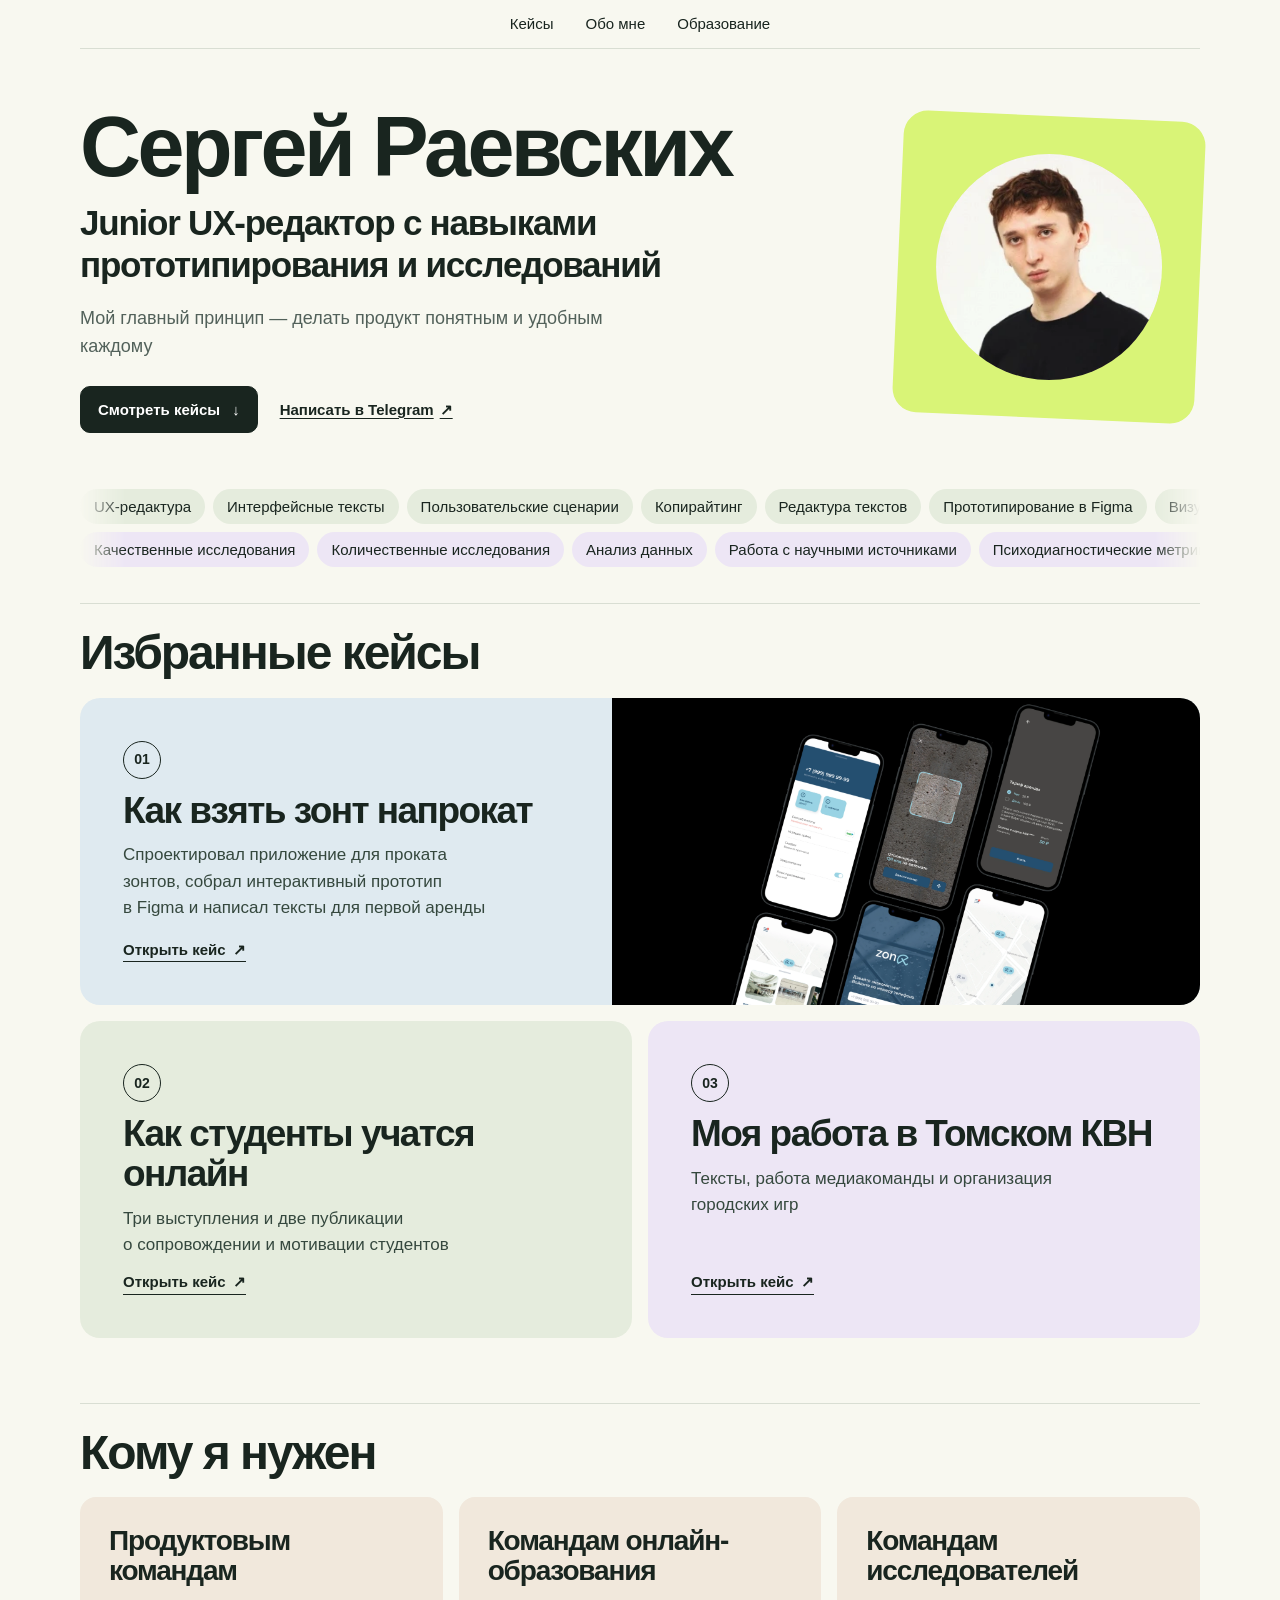
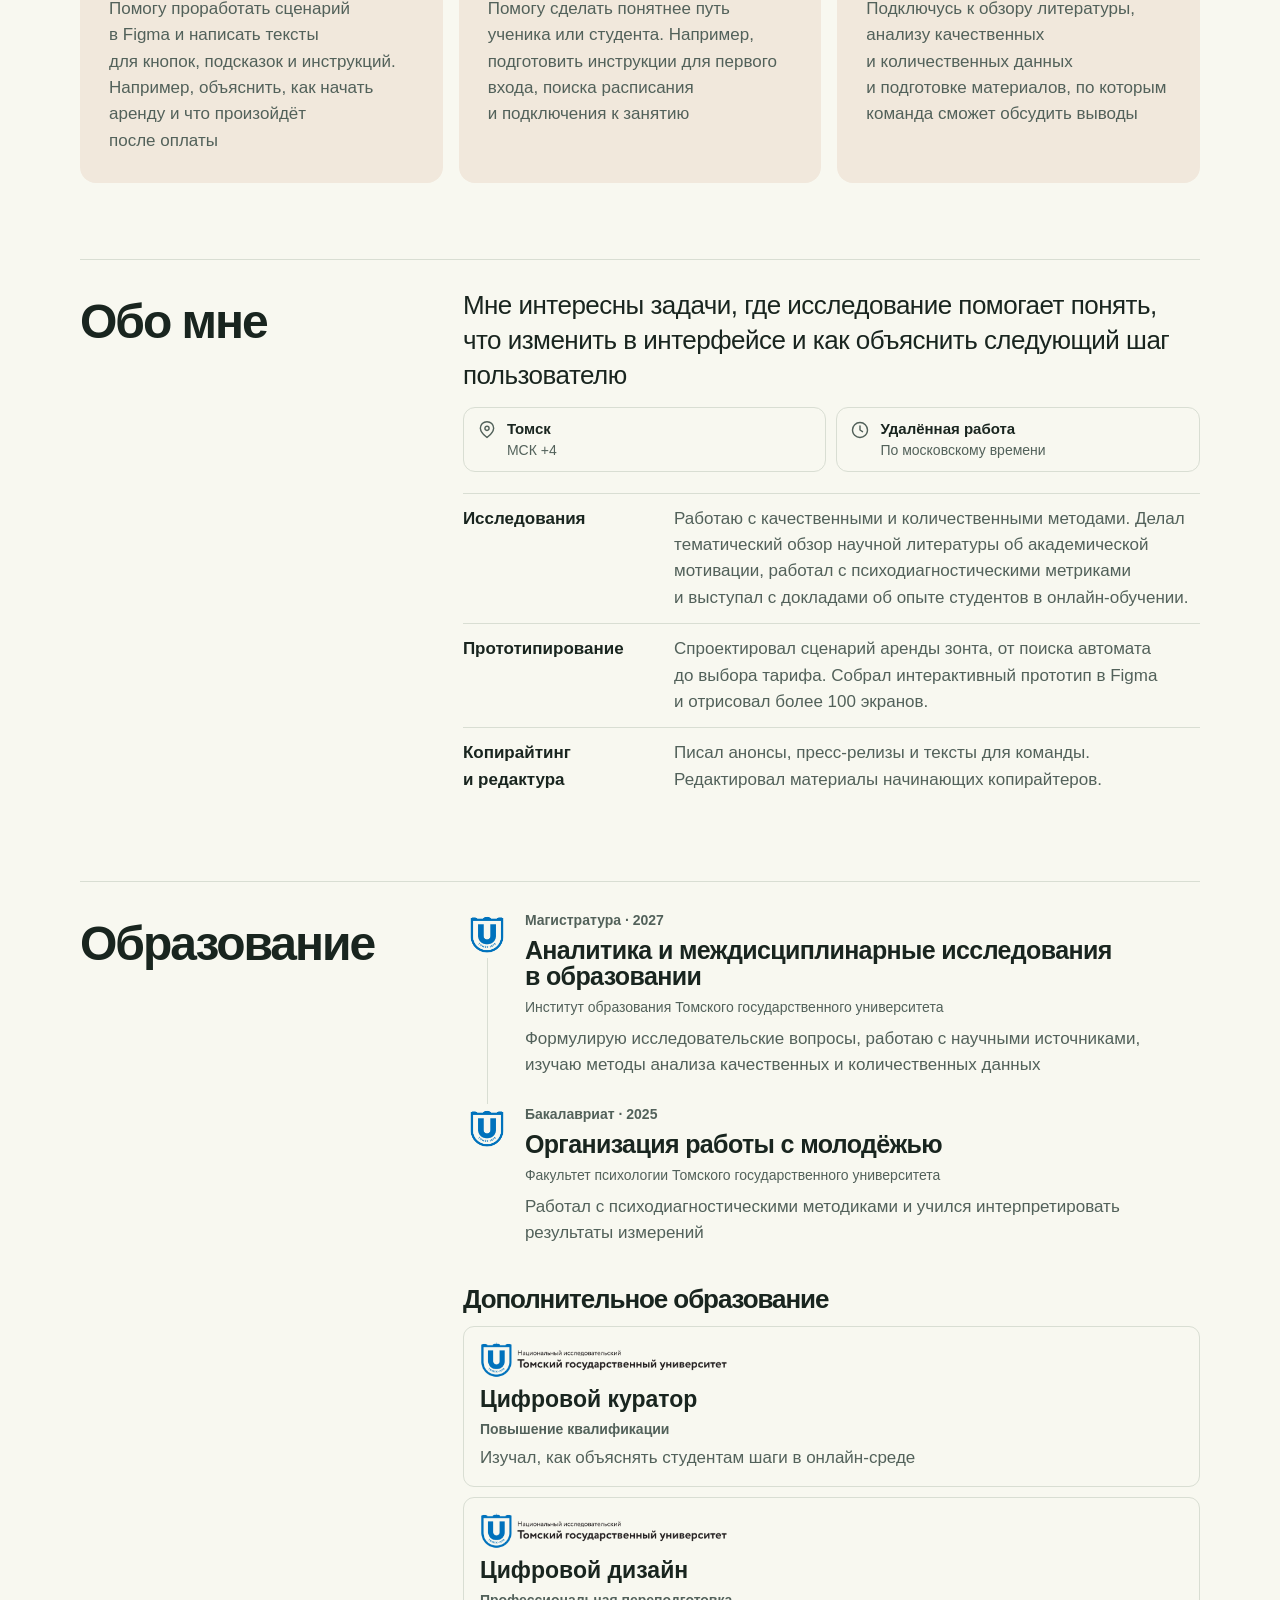
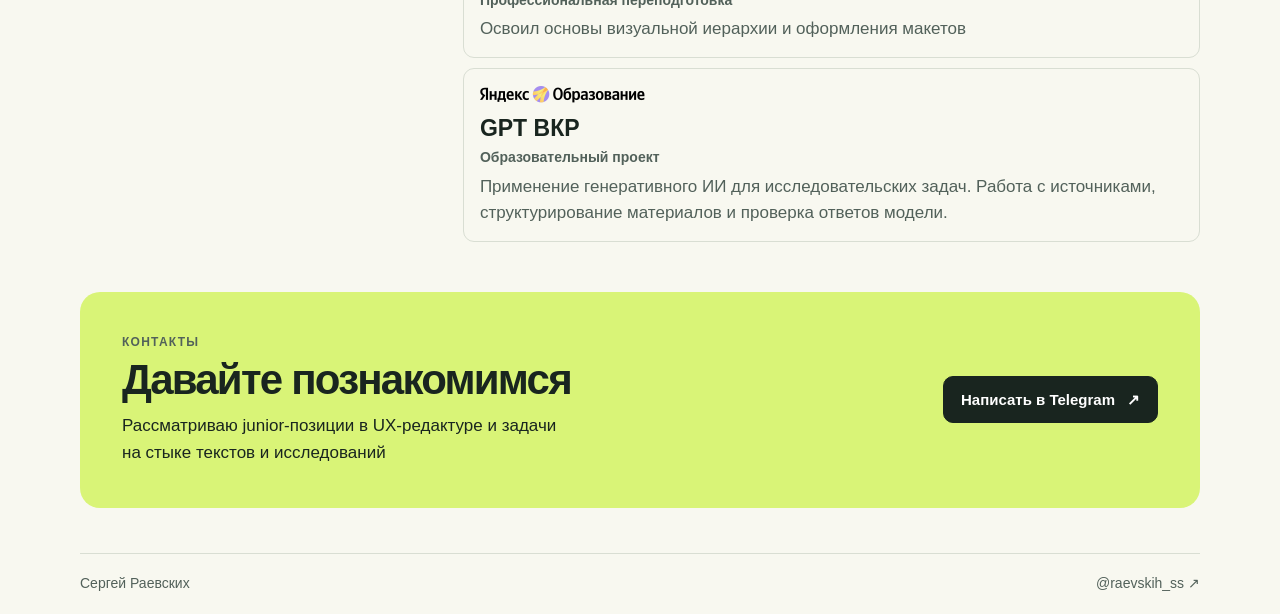
<file: index.html>
<!doctype html>
<html lang="ru">
<head>
  <meta charset="utf-8">
  <meta name="viewport" content="width=device-width, initial-scale=1">
  <meta name="robots" content="noindex, nofollow">
  <meta name="description" content="Портфолио Сергея Раевских. UX-редактура, исследования онлайн-образования и прототипирование в Figma.">
  <title>Сергей Раевских · UX-редактура и&nbsp;исследования</title>
  <link rel="icon" href="assets/icon.svg" type="image/svg+xml">
  <link rel="stylesheet" href="assets/site.css">
  <script defer src="assets/skills.js"></script>
</head>
<body>
  <a class="skip" href="#main">К&nbsp;содержанию</a>
  <header class="wrap home-header">
    <nav class="home-menu" aria-label="Навигация по портфолио">
      <a href="#cases">Кейсы</a>
      <a href="#about">Обо&nbsp;мне</a>
      <a href="#education">Образование</a>
    </nav>
  </header>
  <main id="main" class="wrap">
  <section class="hero" aria-labelledby="intro">
    <div class="hero-copy">
      <h1 id="intro">Сергей Раевских</h1>
      <p class="hero-role">Junior UX-редактор с&nbsp;навыками прототипирования и&nbsp;исследований</p>
      <p class="intro">Мой главный принцип — делать продукт понятным и&nbsp;удобным каждому</p>
      <div class="actions">
        <a class="button" href="#cases">Смотреть кейсы <span aria-hidden="true">↓</span></a>
        <a class="text-link" href="https://t.me/raevskih_ss">Написать в&nbsp;Telegram <span aria-hidden="true">↗</span></a>
      </div>
    </div>
    <div class="portrait">
      <img src="assets/sergey.webp" width="259" height="259" alt="Портрет Сергея Раевских">
    </div>
  </section>
  <section class="skills-ribbon" tabindex="0" aria-label="Профессиональные навыки" aria-description="Удерживайте плашку, чтобы приостановить движение. При навигации с клавиатуры лента останавливается в фокусе.">
    <div class="skill-bands">
      <div class="skill-band">
        <div class="skill-track">
          <ul class="skill-pills" role="list"><li>UX-редактура</li><li>Интерфейсные тексты</li><li>Пользовательские сценарии</li><li>Копирайтинг</li><li>Редактура текстов</li><li>Прототипирование в&nbsp;Figma</li><li>Визуальная иерархия</li><li>Навигация и&nbsp;инструкции</li><li>Контент-планы</li></ul>
          <ul class="skill-pills" aria-hidden="true"><li>UX-редактура</li><li>Интерфейсные тексты</li><li>Пользовательские сценарии</li><li>Копирайтинг</li><li>Редактура текстов</li><li>Прототипирование в&nbsp;Figma</li><li>Визуальная иерархия</li><li>Навигация и&nbsp;инструкции</li><li>Контент-планы</li></ul>
        </div>
      </div>
      <div class="skill-band">
        <div class="skill-track">
          <ul class="skill-pills" role="list"><li>Качественные исследования</li><li>Количественные исследования</li><li>Анализ данных</li><li>Работа с&nbsp;научными источниками</li><li>Психодиагностические метрики</li><li>Тематический обзор</li><li>ИИ в&nbsp;исследованиях</li><li>Презентация результатов</li></ul>
          <ul class="skill-pills" aria-hidden="true"><li>Качественные исследования</li><li>Количественные исследования</li><li>Анализ данных</li><li>Работа с&nbsp;научными источниками</li><li>Психодиагностические метрики</li><li>Тематический обзор</li><li>ИИ в&nbsp;исследованиях</li><li>Презентация результатов</li></ul>
        </div>
      </div>
    </div>
  </section>
  <section id="cases" class="projects" aria-labelledby="work-title">
    <div class="section-heading"><h2 id="work-title">Избранные кейсы</h2></div>
    <a class="project featured" href="zont.html">
      <div class="project-copy">
        <span class="case-number" aria-hidden="true">01</span>
        <h3>Как взять зонт напрокат</h3>
        <p>Спроектировал приложение для&nbsp;проката зонтов, собрал интерактивный прототип в&nbsp;Figma и&nbsp;написал тексты для&nbsp;первой аренды</p>
        <span class="read">Открыть кейс <span aria-hidden="true">↗</span></span>
      </div>
      <div class="project-media"><img src="assets/zont.webp" width="2560" height="1974" alt="Экраны zont с картой, сканером QR-кода и тарифами"></div>
    </a>
    <div class="project-grid">
      <a class="project compact sage" href="online.html">
        <div class="project-copy">
          <span class="case-number" aria-hidden="true">02</span>
          <h3>Как студенты учатся онлайн</h3>
          <p>Три выступления и&nbsp;две публикации о&nbsp;сопровождении и&nbsp;мотивации студентов</p>
          <span class="read">Открыть кейс <span aria-hidden="true">↗</span></span>
        </div>
      </a>
      <a class="project compact lilac" href="kvn.html">
        <div class="project-copy">
          <span class="case-number" aria-hidden="true">03</span>
          <h3>Моя работа в&nbsp;Томском КВН</h3>
          <p>Тексты, работа медиакоманды и&nbsp;организация городских игр</p>
          <span class="read">Открыть кейс <span aria-hidden="true">↗</span></span>
        </div>
      </a>
    </div>
  </section>
  <section id="audience" class="audience" aria-labelledby="audience-title">
    <div class="section-heading"><h2 id="audience-title">Кому я нужен</h2></div>
    <div class="audience-grid">
      <article>
        <h3>Продуктовым командам</h3>
        <p>Помогу проработать сценарий в&nbsp;Figma и&nbsp;написать тексты для&nbsp;кнопок, подсказок и&nbsp;инструкций. Например, объяснить, как начать аренду и&nbsp;что произойдёт после&nbsp;оплаты</p>
      </article>
      <article>
        <h3>Командам онлайн-образования</h3>
        <p>Помогу сделать понятнее путь ученика или&nbsp;студента. Например, подготовить инструкции для&nbsp;первого входа, поиска расписания и&nbsp;подключения к&nbsp;занятию</p>
      </article>
      <article>
        <h3>Командам исследователей</h3>
        <p>Подключусь к&nbsp;обзору литературы, анализу качественных и&nbsp;количественных данных и&nbsp;подготовке материалов, по&nbsp;которым команда сможет обсудить выводы</p>
      </article>
    </div>
  </section>
  <section id="about" class="about" aria-labelledby="about-title">
    <h2 id="about-title">Обо&nbsp;мне</h2>
    <div>
      <p class="about-lead">Мне интересны задачи, где исследование помогает понять, что изменить в&nbsp;интерфейсе и&nbsp;как объяснить следующий шаг пользователю</p>
      <ul class="about-facts" role="list">
        <li>
          <svg width="20" height="20" viewBox="0 0 24 24" fill="none" stroke="currentColor" stroke-width="1.7" stroke-linecap="round" stroke-linejoin="round" aria-hidden="true">
            <path d="M20 10c0 5-8 11-8 11S4 15 4 10a8 8 0 1 1 16 0Z"/>
            <circle cx="12" cy="10" r="2.5"/>
          </svg>
          <div><strong>Томск</strong><span>МСК&nbsp;+4</span></div>
        </li>
        <li>
          <svg width="20" height="20" viewBox="0 0 24 24" fill="none" stroke="currentColor" stroke-width="1.7" stroke-linecap="round" stroke-linejoin="round" aria-hidden="true">
            <circle cx="12" cy="12" r="9"/>
            <path d="M12 7v5l3 2"/>
          </svg>
          <div><strong>Удалённая работа</strong><span>По&nbsp;московскому времени</span></div>
        </li>
      </ul>
      <dl class="experience">
        <div><dt>Исследования</dt><dd>Работаю с&nbsp;качественными и&nbsp;количественными методами. Делал тематический обзор научной литературы об&nbsp;академической мотивации, работал с&nbsp;психодиагностическими метриками и&nbsp;выступал с&nbsp;докладами об&nbsp;опыте студентов в&nbsp;онлайн-обучении.</dd></div>
        <div><dt>Прототипирование</dt><dd>Спроектировал сценарий аренды зонта, от&nbsp;поиска автомата до&nbsp;выбора тарифа. Собрал интерактивный прототип в&nbsp;Figma и&nbsp;отрисовал более 100 экранов.</dd></div>
        <div><dt>Копирайтинг и&nbsp;редактура</dt><dd>Писал анонсы, пресс-релизы и&nbsp;тексты для&nbsp;команды. Редактировал материалы начинающих копирайтеров.</dd></div>
      </dl>
    </div>
  </section>
  <section id="education" class="about education" aria-labelledby="education-title">
    <h2 id="education-title">Образование</h2>
    <ol class="education-timeline" role="list">
      <li>
        <img class="education-logo" src="assets/tsu-mark.png" width="337" height="372" loading="lazy" alt="">
        <div>
          <p class="education-meta">Магистратура · <time datetime="2027">2027</time></p>
          <h3>Аналитика и&nbsp;междисциплинарные исследования в&nbsp;образовании</h3>
          <p class="education-institution">Институт образования Томского государственного университета</p>
          <p>Формулирую исследовательские вопросы, работаю с&nbsp;научными источниками, изучаю методы анализа качественных и&nbsp;количественных данных</p>
        </div>
      </li>
      <li>
        <img class="education-logo" src="assets/tsu-mark.png" width="337" height="372" loading="lazy" alt="">
        <div>
          <p class="education-meta">Бакалавриат · 2025</p>
          <h3>Организация работы с&nbsp;молодёжью</h3>
          <p class="education-institution">Факультет психологии Томского государственного университета</p>
          <p>Работал с&nbsp;психодиагностическими методиками и&nbsp;учился интерпретировать результаты измерений</p>
        </div>
      </li>
    </ol>
    <section class="education-extra" aria-labelledby="education-extra-title">
      <h3 id="education-extra-title">Дополнительное образование</h3>
      <ul class="education-courses" role="list">
        <li class="education-course">
          <div class="course-provider">
            <img class="education-wordmark tsu-wordmark" src="assets/tsu-wordmark.png" width="788" height="118" loading="lazy" alt="Томский государственный университет">
          </div>
          <h4>Цифровой куратор</h4>
          <p class="education-meta course-level">Повышение квалификации</p>
          <p>Изучал, как объяснять студентам шаги в&nbsp;онлайн-среде</p>
        </li>
        <li class="education-course">
          <div class="course-provider">
            <img class="education-wordmark tsu-wordmark" src="assets/tsu-wordmark.png" width="788" height="118" loading="lazy" alt="Томский государственный университет">
          </div>
          <h4>Цифровой дизайн</h4>
          <p class="education-meta course-level">Профессиональная переподготовка</p>
          <p>Освоил основы визуальной иерархии и&nbsp;оформления макетов</p>
        </li>
        <li class="education-course">
          <div class="course-provider">
            <img class="education-wordmark" src="assets/yandex-education.png" width="330" height="34" loading="lazy" alt="Яндекс Образование">
          </div>
          <h4>GPT ВКР</h4>
          <p class="education-meta course-level">Образовательный проект</p>
          <p>Применение генеративного ИИ для&nbsp;исследовательских задач. Работа с&nbsp;источниками, структурирование материалов и&nbsp;проверка ответов модели.</p>
        </li>
      </ul>
    </section>
  </section>
  <section class="contact" aria-labelledby="contact-title">
    <div><p class="eyebrow">Контакты</p><h2 id="contact-title">Давайте познакомимся</h2><p>Рассматриваю junior-позиции в&nbsp;UX-редактуре и&nbsp;задачи на&nbsp;стыке текстов и&nbsp;исследований</p></div>
    <a class="button" href="https://t.me/raevskih_ss">Написать в&nbsp;Telegram <span aria-hidden="true">↗</span></a>
  </section>
</main>
  <footer class="wrap site-foot"><span>Сергей Раевских</span><a href="https://t.me/raevskih_ss">@raevskih_ss <span aria-hidden="true">↗</span></a></footer>
</body>
</html>
</file>
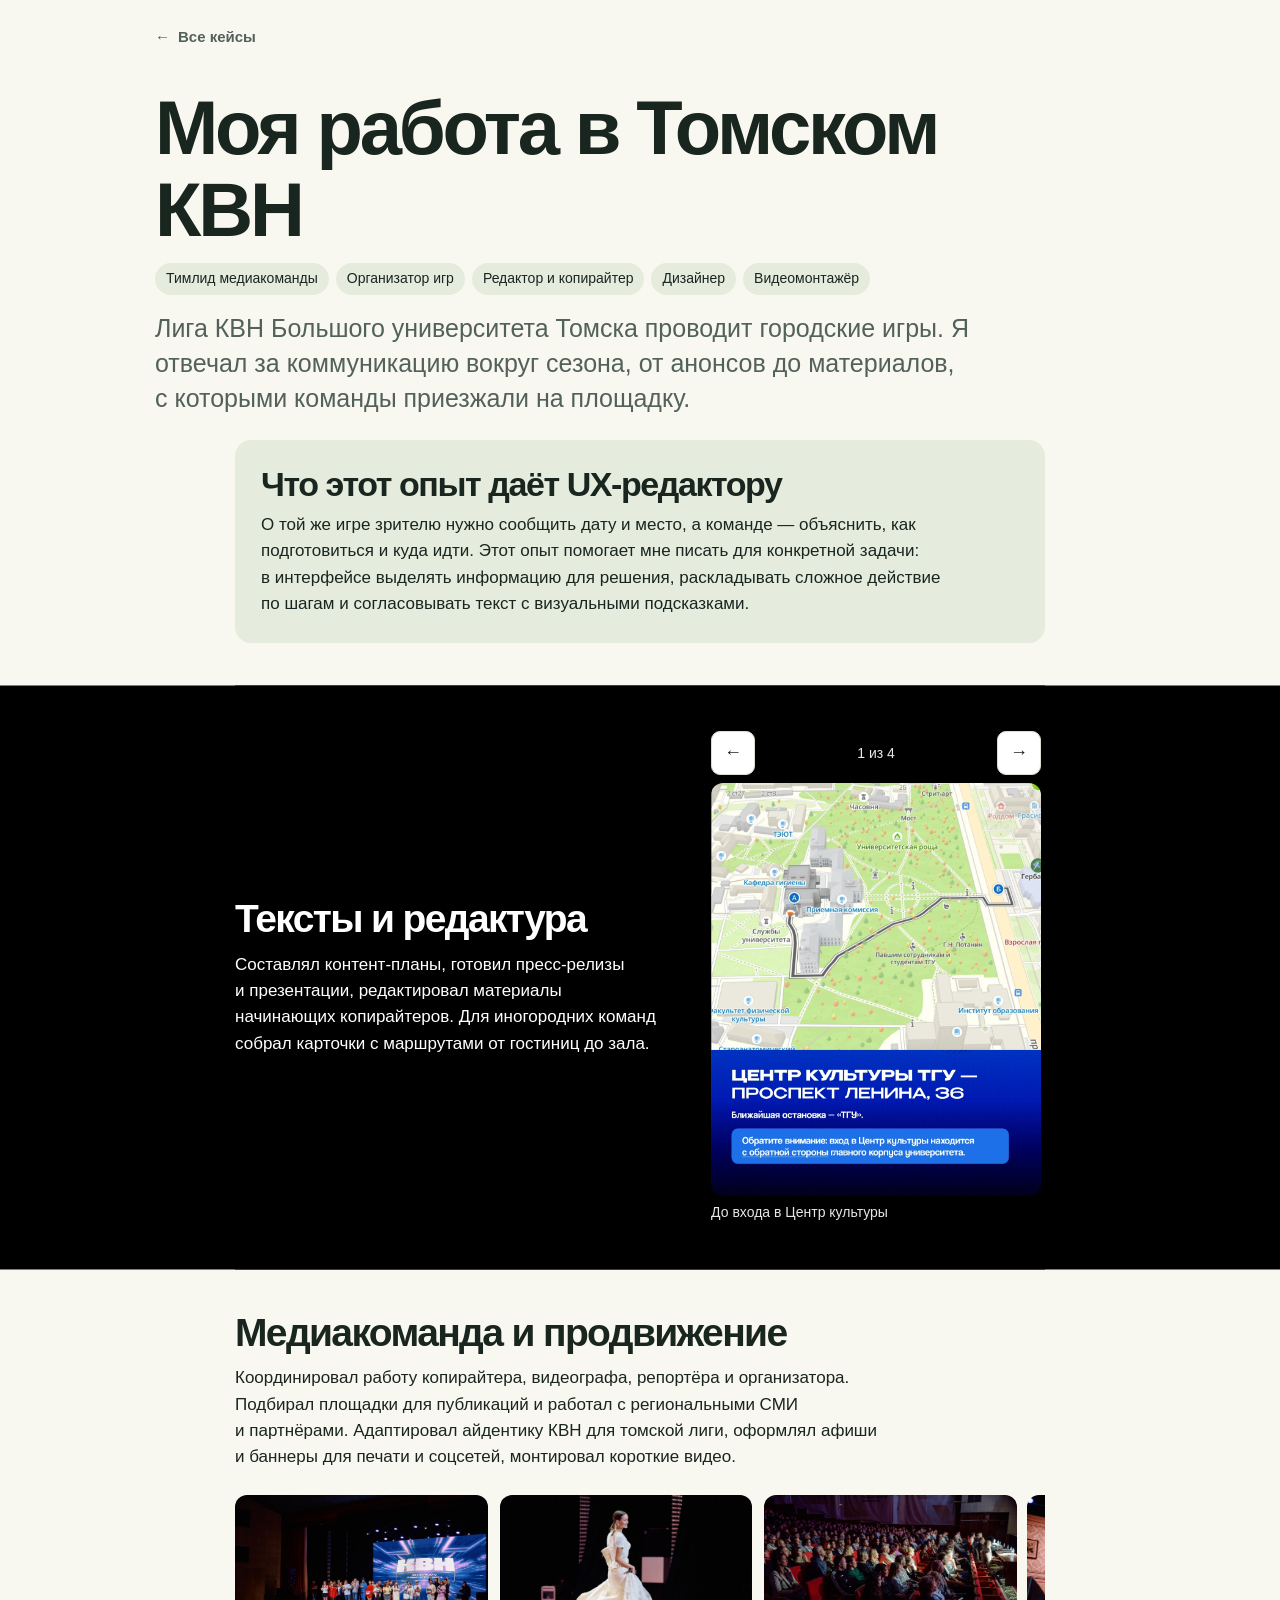
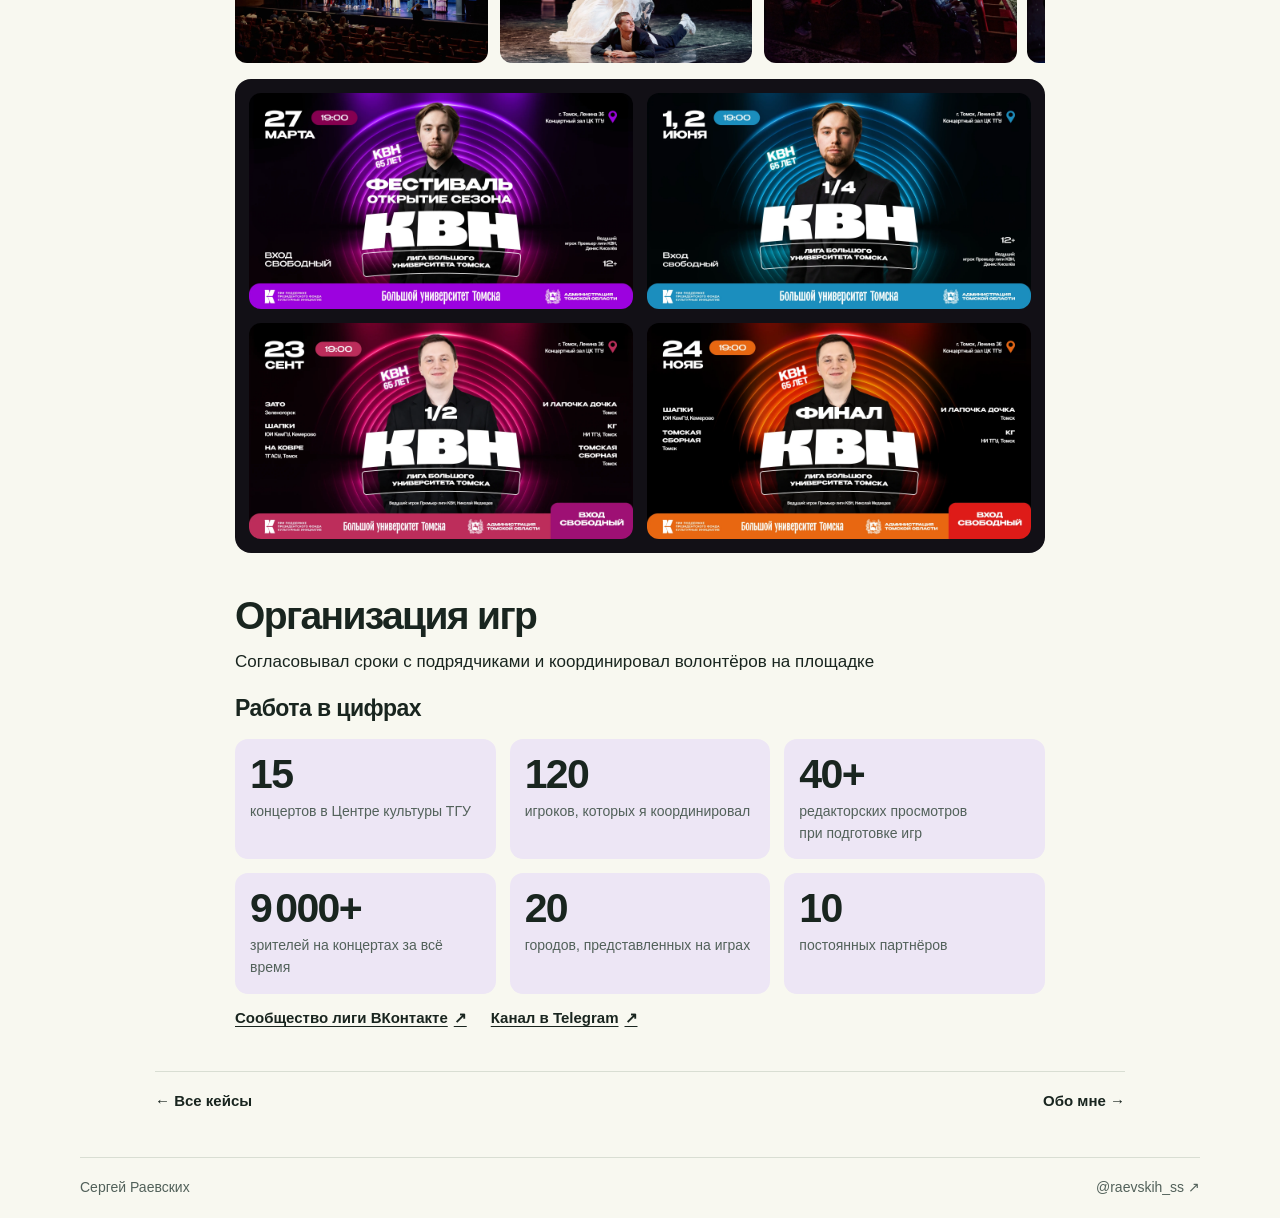
<file: kvn.html>
<!doctype html>
<html lang="ru">
<head>
  <meta charset="utf-8">
  <meta name="viewport" content="width=device-width, initial-scale=1">
  <meta name="robots" content="noindex, nofollow">
  <meta name="description" content="Работа Сергея Раевских в Томском КВН: тексты, руководство медиакомандой и организация игр.">
  <title>Моя работа в&nbsp;Томском КВН · Сергей Раевских</title>
  <link rel="icon" href="assets/icon.svg" type="image/svg+xml">
  <link rel="stylesheet" href="assets/site.css">
  <script defer src="assets/guide-carousel.js"></script>
</head>
<body>
  <a class="skip" href="#main">К&nbsp;содержанию</a>
  <main class="wrap case" id="main">
  <a class="back" href="./#cases"><span aria-hidden="true">←</span> Все кейсы</a>
  <header class="case-title">
    <h1>Моя работа в&nbsp;Томском КВН</h1>
    <ul class="case-roles" role="list" aria-label="Мои роли в проекте">
      <li>Тимлид медиакоманды</li>
      <li>Организатор игр</li>
      <li>Редактор и&nbsp;копирайтер</li>
      <li>Дизайнер</li>
      <li>Видеомонтажёр</li>
    </ul>
    <p class="lede">Лига КВН Большого университета Томска проводит городские игры. Я отвечал за&nbsp;коммуникацию вокруг сезона, от&nbsp;анонсов до&nbsp;материалов, с&nbsp;которыми команды приезжали на&nbsp;площадку.</p>
  </header>
  <section class="research-note case-ux" aria-labelledby="kvn-ux-title">
    <h2 id="kvn-ux-title">Что этот опыт даёт UX-редактору</h2>
    <p>О&nbsp;той&nbsp;же игре зрителю нужно сообщить дату и&nbsp;место, а&nbsp;команде — объяснить, как подготовиться и&nbsp;куда идти. Этот опыт помогает мне писать для&nbsp;конкретной задачи: в&nbsp;интерфейсе выделять информацию для&nbsp;решения, раскладывать сложное действие по&nbsp;шагам и&nbsp;согласовывать текст с&nbsp;визуальными подсказками.</p>
  </section>
  <div class="case-body">
    <section class="case-showcase" aria-labelledby="kvn-guides-title">
      <div class="showcase-copy">
        <h2 id="kvn-guides-title">Тексты и&nbsp;редактура</h2>
        <p>Составлял контент-планы, готовил пресс-релизы и&nbsp;презентации, редактировал материалы начинающих копирайтеров. Для&nbsp;иногородних команд собрал карточки с&nbsp;маршрутами от&nbsp;гостиниц до&nbsp;зала.</p>
      </div>
      <div class="guide-cards" data-carousel role="region" aria-label="Навигационные карточки">
        <div class="carousel-controls" hidden>
          <button type="button" data-carousel-step="-1" aria-label="Предыдущая карточка" aria-controls="guide-track">←</button>
          <span data-carousel-count aria-live="polite" aria-atomic="true"></span>
          <button type="button" data-carousel-step="1" aria-label="Следующая карточка" aria-controls="guide-track">→</button>
        </div>
        <div class="carousel-track" id="guide-track">
          <figure>
            <a href="assets/kvn-guide-1.webp"><img src="assets/kvn-guide-1.webp" width="1080" height="1350" loading="lazy" alt="Карта с маршрутом от остановки «ТГУ» до входа с обратной стороны главного корпуса."></a>
            <figcaption>До&nbsp;входа в&nbsp;Центр культуры</figcaption>
          </figure>
          <figure>
            <a href="assets/kvn-guide-2.webp"><img src="assets/kvn-guide-2.webp" width="1080" height="1350" loading="lazy" alt="Варианты маршрутов до Центра культуры ТГУ от гостиниц, общежитий и профилактория."></a>
            <figcaption>От&nbsp;мест размещения</figcaption>
          </figure>
          <figure>
            <a href="assets/kvn-guide-3.webp"><img src="assets/kvn-guide-3.webp" width="1080" height="1350" loading="lazy" alt="Четыре фотографии с ориентирами от входа до коридора внутри здания."></a>
            <figcaption>Маршрут внутри здания</figcaption>
          </figure>
          <figure>
            <a href="assets/kvn-guide-4.webp"><img src="assets/kvn-guide-4.webp" width="1080" height="1350" loading="lazy" alt="Кафе и столовые рядом с Центром культуры ТГУ и подсказка, когда там бывает очередь."></a>
            <figcaption>Где поесть рядом</figcaption>
          </figure>
        </div>
      </div>
    </section>
    <section>
      <h2>Медиакоманда и&nbsp;продвижение</h2>
      <p>Координировал работу копирайтера, видеографа, репортёра и&nbsp;организатора. Подбирал площадки для&nbsp;публикаций и&nbsp;работал с&nbsp;региональными СМИ и&nbsp;партнёрами. Адаптировал айдентику КВН для&nbsp;томской лиги, оформлял афиши и&nbsp;баннеры для&nbsp;печати и&nbsp;соцсетей, монтировал короткие видео.</p>
      <div class="photo-carousel" id="kvn-photos-title">
        <div class="carousel-track" id="kvn-photo-track" role="region" aria-label="Фотографии с игр" tabindex="0">
          <div class="photo-slide">
            <a href="assets/kvn-photo-1.webp"><img src="assets/kvn-photo-1.webp" width="2560" height="1709" loading="lazy" alt="Участники Томского КВН на сцене перед экраном с логотипом лиги."></a>
            <a href="assets/kvn-photo-2.webp"><img src="assets/kvn-photo-2.webp" width="2560" height="1709" loading="lazy" alt="Два участника разыгрывают номер на сцене."></a>
            <a href="assets/kvn-photo-3.webp"><img src="assets/kvn-photo-3.webp" width="2560" height="1709" loading="lazy" alt="Зрители и жюри в зале во время игры."></a>
          </div>
          <div class="photo-slide">
            <a href="assets/kvn-photo-4.webp"><img src="assets/kvn-photo-4.webp" width="2560" height="1709" loading="lazy" alt="Участники в исторических костюмах выступают на сцене."></a>
            <a href="assets/kvn-photo-5.webp"><img src="assets/kvn-photo-5.webp" width="2560" height="1709" loading="lazy" alt="Команда разыгрывает номер «Раскладушка» на сцене."></a>
            <a href="assets/kvn-photo-6.webp"><img src="assets/kvn-photo-6.webp" width="2560" height="1709" loading="lazy" alt="Выступление команды Томского КВН, вид из зрительного зала."></a>
          </div>
        </div>
      </div>
      <div class="poster-collage" id="kvn-posters-title" role="group" aria-label="Афиши сезона">
        <a href="assets/kvn-poster-festival.webp"><img src="assets/kvn-poster-festival.webp" width="1920" height="1080" loading="lazy" alt="Афиша фестиваля открытия сезона КВН."></a>
        <a href="assets/kvn-poster-quarterfinal.webp"><img src="assets/kvn-poster-quarterfinal.webp" width="1920" height="1080" loading="lazy" alt="Афиша четвертьфинала КВН."></a>
        <a href="assets/kvn-poster-semifinal.webp"><img src="assets/kvn-poster-semifinal.webp" width="1920" height="1080" loading="lazy" alt="Афиша полуфинала КВН."></a>
        <a href="assets/kvn-poster-final.webp"><img src="assets/kvn-poster-final.webp" width="1920" height="1080" loading="lazy" alt="Афиша финала КВН."></a>
      </div>
    </section>
    <section>
      <h2>Организация игр</h2>
      <p>Согласовывал сроки с&nbsp;подрядчиками и&nbsp;координировал волонтёров на&nbsp;площадке</p>
      <h3 id="kvn-results-title" class="result-title">Работа в&nbsp;цифрах</h3>
      <dl class="kvn-results" aria-labelledby="kvn-results-title">
        <div><dt>концертов в&nbsp;Центре культуры ТГУ</dt><dd>15</dd></div>
        <div><dt>игроков, которых я координировал</dt><dd>120</dd></div>
        <div><dt>редакторских просмотров при&nbsp;подготовке игр</dt><dd>40+</dd></div>
        <div><dt>зрителей на&nbsp;концертах за&nbsp;всё время</dt><dd>9 000+</dd></div>
        <div><dt>городов, представленных на&nbsp;играх</dt><dd>20</dd></div>
        <div><dt>постоянных партнёров</dt><dd>10</dd></div>
      </dl>
      <div class="links">
        <a class="text-link" href="https://vk.com/liga_tomsk_university">Сообщество лиги ВКонтакте <span aria-hidden="true">↗</span></a>
        <a class="text-link" href="https://t.me/tomskkvn">Канал в&nbsp;Telegram <span aria-hidden="true">↗</span></a>
      </div>
    </section>
  </div>
  <nav class="case-next" aria-label="Другие кейсы"><a href="./#cases">← Все кейсы</a><a href="./#about">Обо&nbsp;мне →</a></nav>
</main>
  <footer class="wrap site-foot"><span>Сергей Раевских</span><a href="https://t.me/raevskih_ss">@raevskih_ss <span aria-hidden="true">↗</span></a></footer>
</body>
</html>
</file>
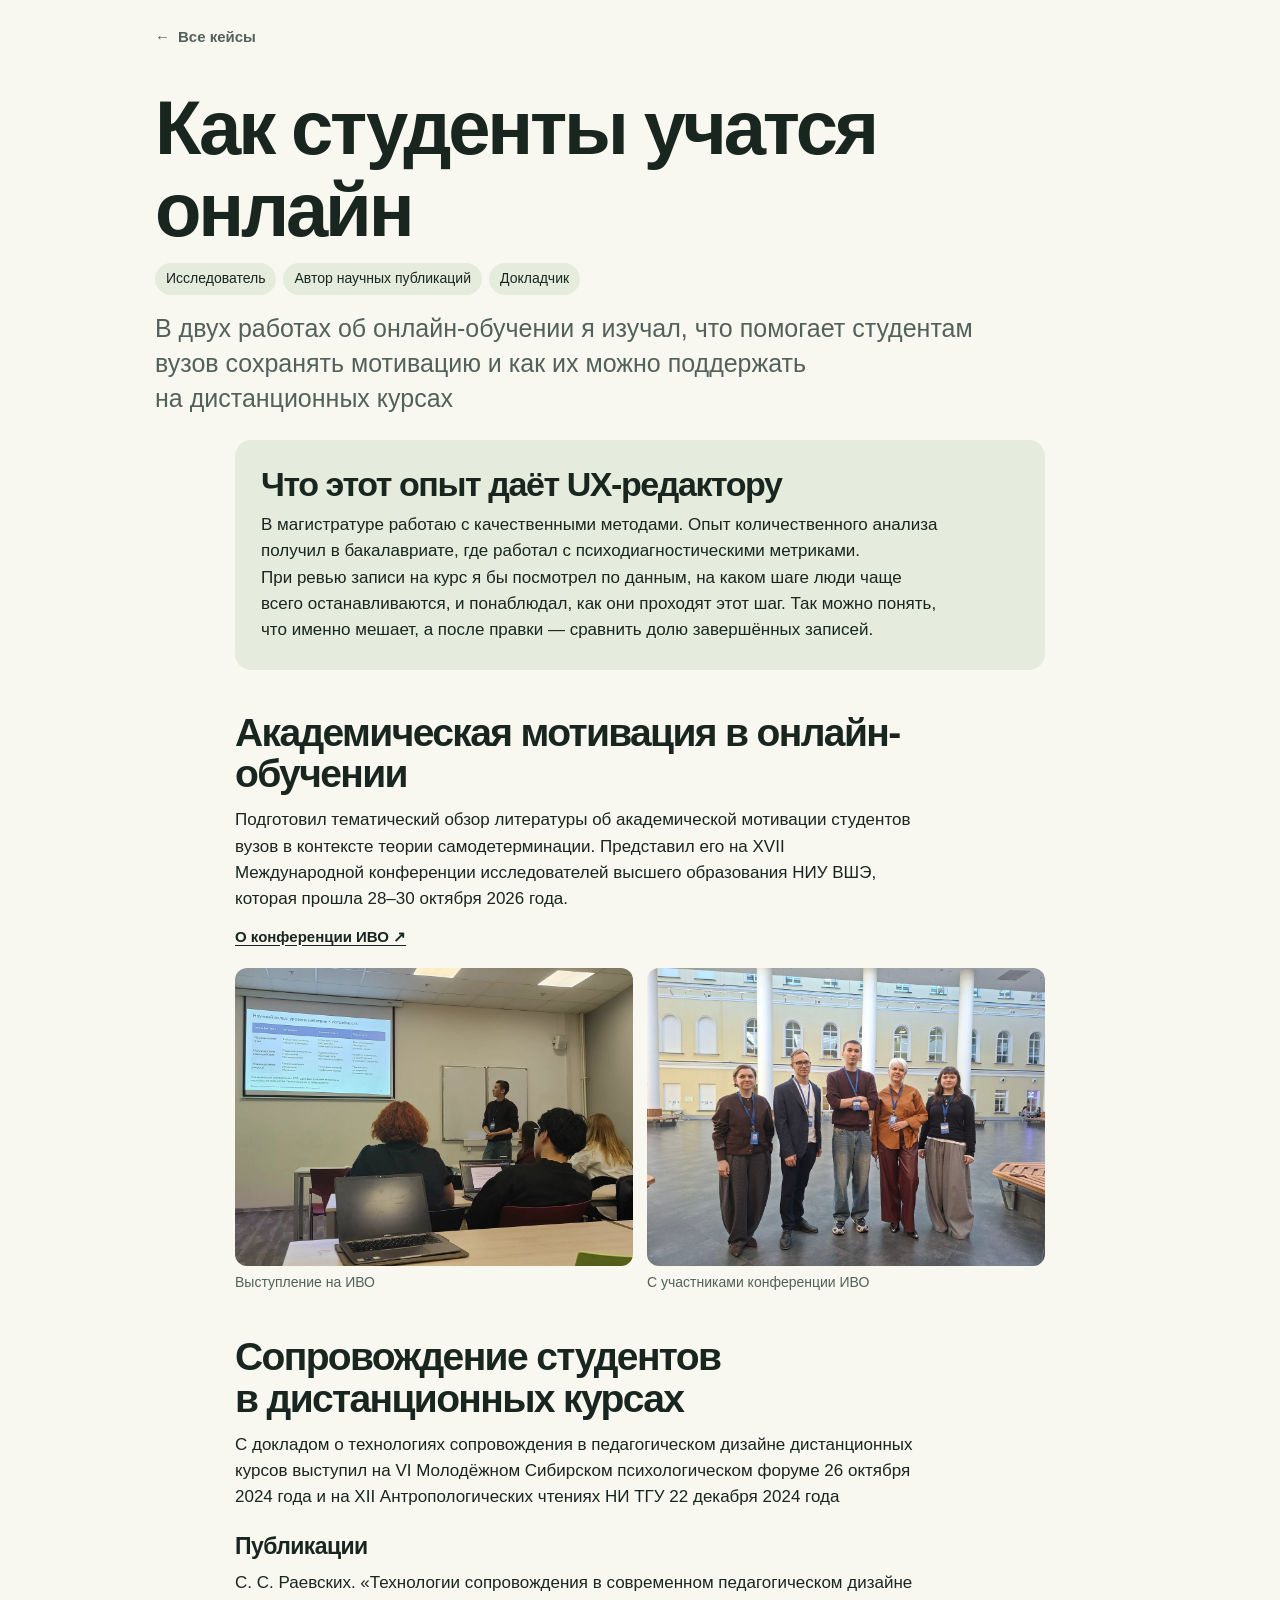
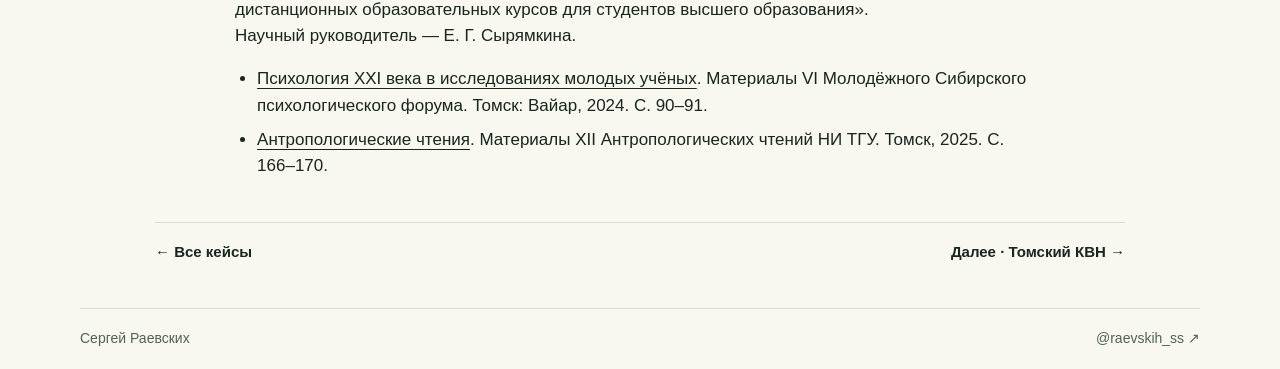
<file: online.html>
<!doctype html>
<html lang="ru">
<head>
  <meta charset="utf-8">
  <meta name="viewport" content="width=device-width, initial-scale=1">
  <meta name="robots" content="noindex, nofollow">
  <meta name="description" content="Доклады и публикации Сергея Раевских об опыте студентов в онлайн-обучении.">
  <title>Как студенты учатся онлайн · Сергей Раевских</title>
  <link rel="icon" href="assets/icon.svg" type="image/svg+xml">
  <link rel="stylesheet" href="assets/site.css">
</head>
<body>
  <a class="skip" href="#main">К&nbsp;содержанию</a>
  <main class="wrap case" id="main">
  <a class="back" href="./#cases"><span aria-hidden="true">←</span> Все кейсы</a>
  <header class="case-title">
    <h1>Как студенты учатся онлайн</h1>
    <ul class="case-roles" role="list" aria-label="Мои роли в проекте">
      <li>Исследователь</li>
      <li>Автор научных публикаций</li>
      <li>Докладчик</li>
    </ul>
    <p class="lede">В&nbsp;двух работах об&nbsp;онлайн-обучении я изучал, что помогает студентам вузов сохранять мотивацию и&nbsp;как их можно поддержать на&nbsp;дистанционных курсах</p>
  </header>
  <section id="interface-review" class="research-note case-ux" aria-labelledby="interface-review-title">
    <h2 id="interface-review-title">Что этот опыт даёт UX-редактору</h2>
    <p>В&nbsp;магистратуре работаю с&nbsp;качественными методами. Опыт количественного анализа получил в&nbsp;бакалавриате, где работал с&nbsp;психодиагностическими метриками. При&nbsp;ревью записи на&nbsp;курс я бы посмотрел по&nbsp;данным, на&nbsp;каком шаге люди чаще всего останавливаются, и&nbsp;понаблюдал, как они проходят этот шаг. Так можно понять, что именно мешает, а&nbsp;после правки — сравнить долю завершённых записей.</p>
  </section>
  <div class="case-body">
    <section>
      <h2>Академическая мотивация в&nbsp;онлайн-обучении</h2>
      <p>Подготовил тематический обзор литературы об&nbsp;академической мотивации студентов вузов в&nbsp;контексте теории самодетерминации. Представил его на&nbsp;XVII Международной конференции исследователей высшего образования НИУ ВШЭ, которая прошла 28–30 октября 2026 года.</p>
      <a class="text-link" href="https://educonf.hse.ru/2026/">О&nbsp;конференции ИВО ↗</a>
      <div class="conference-photos">
        <figure><a href="assets/ivo-talk.png"><img src="assets/ivo-talk.png" width="1280" height="960" loading="lazy" alt="Сергей Раевских выступает перед аудиторией рядом со слайдом о факторах академической мотивации"></a><figcaption>Выступление на&nbsp;ИВО</figcaption></figure>
        <figure><a href="assets/ivo-group.png"><img src="assets/ivo-group.png" width="1280" height="960" loading="lazy" alt="Сергей Раевских и другие участники ИВО в атриуме"></a><figcaption>С&nbsp;участниками конференции ИВО</figcaption></figure>
      </div>
    </section>
    <section>
      <h2>Сопровождение студентов в&nbsp;дистанционных курсах</h2>
      <p>С&nbsp;докладом о&nbsp;технологиях сопровождения в&nbsp;педагогическом дизайне дистанционных курсов выступил на&nbsp;VI Молодёжном Сибирском психологическом форуме 26 октября 2024 года и&nbsp;на&nbsp;XII Антропологических чтениях НИ&nbsp;ТГУ 22 декабря 2024 года</p>
      <h3 class="subhead">Публикации</h3>
      <p>С. С. Раевских. «Технологии сопровождения в&nbsp;современном педагогическом дизайне дистанционных образовательных курсов для&nbsp;студентов высшего образования». Научный руководитель — Е. Г. Сырямкина.</p>
      <ul class="references">
        <li><a href="https://ido.tsu.ru/nauka/nauchnye-publikatsii-kollektiva/2024-2026/2024/">Психология XXI века в&nbsp;исследованиях молодых учёных</a>. Материалы VI Молодёжного Сибирского психологического форума. Томск: Вайар, 2024. С. 90–91.</li>
        <li><a href="https://ido.tsu.ru/nauka/nauchnye-publikatsii-kollektiva/2024-2026/2025/">Антропологические чтения</a>. Материалы XII Антропологических чтений НИ&nbsp;ТГУ. Томск, 2025. С. 166–170.</li>
      </ul>
    </section>
  </div>
  <nav class="case-next" aria-label="Другие кейсы"><a href="./#cases">← Все кейсы</a><a href="kvn.html">Далее · Томский КВН →</a></nav>
</main>
  <footer class="wrap site-foot"><span>Сергей Раевских</span><a href="https://t.me/raevskih_ss">@raevskih_ss <span aria-hidden="true">↗</span></a></footer>
</body>
</html>
</file>
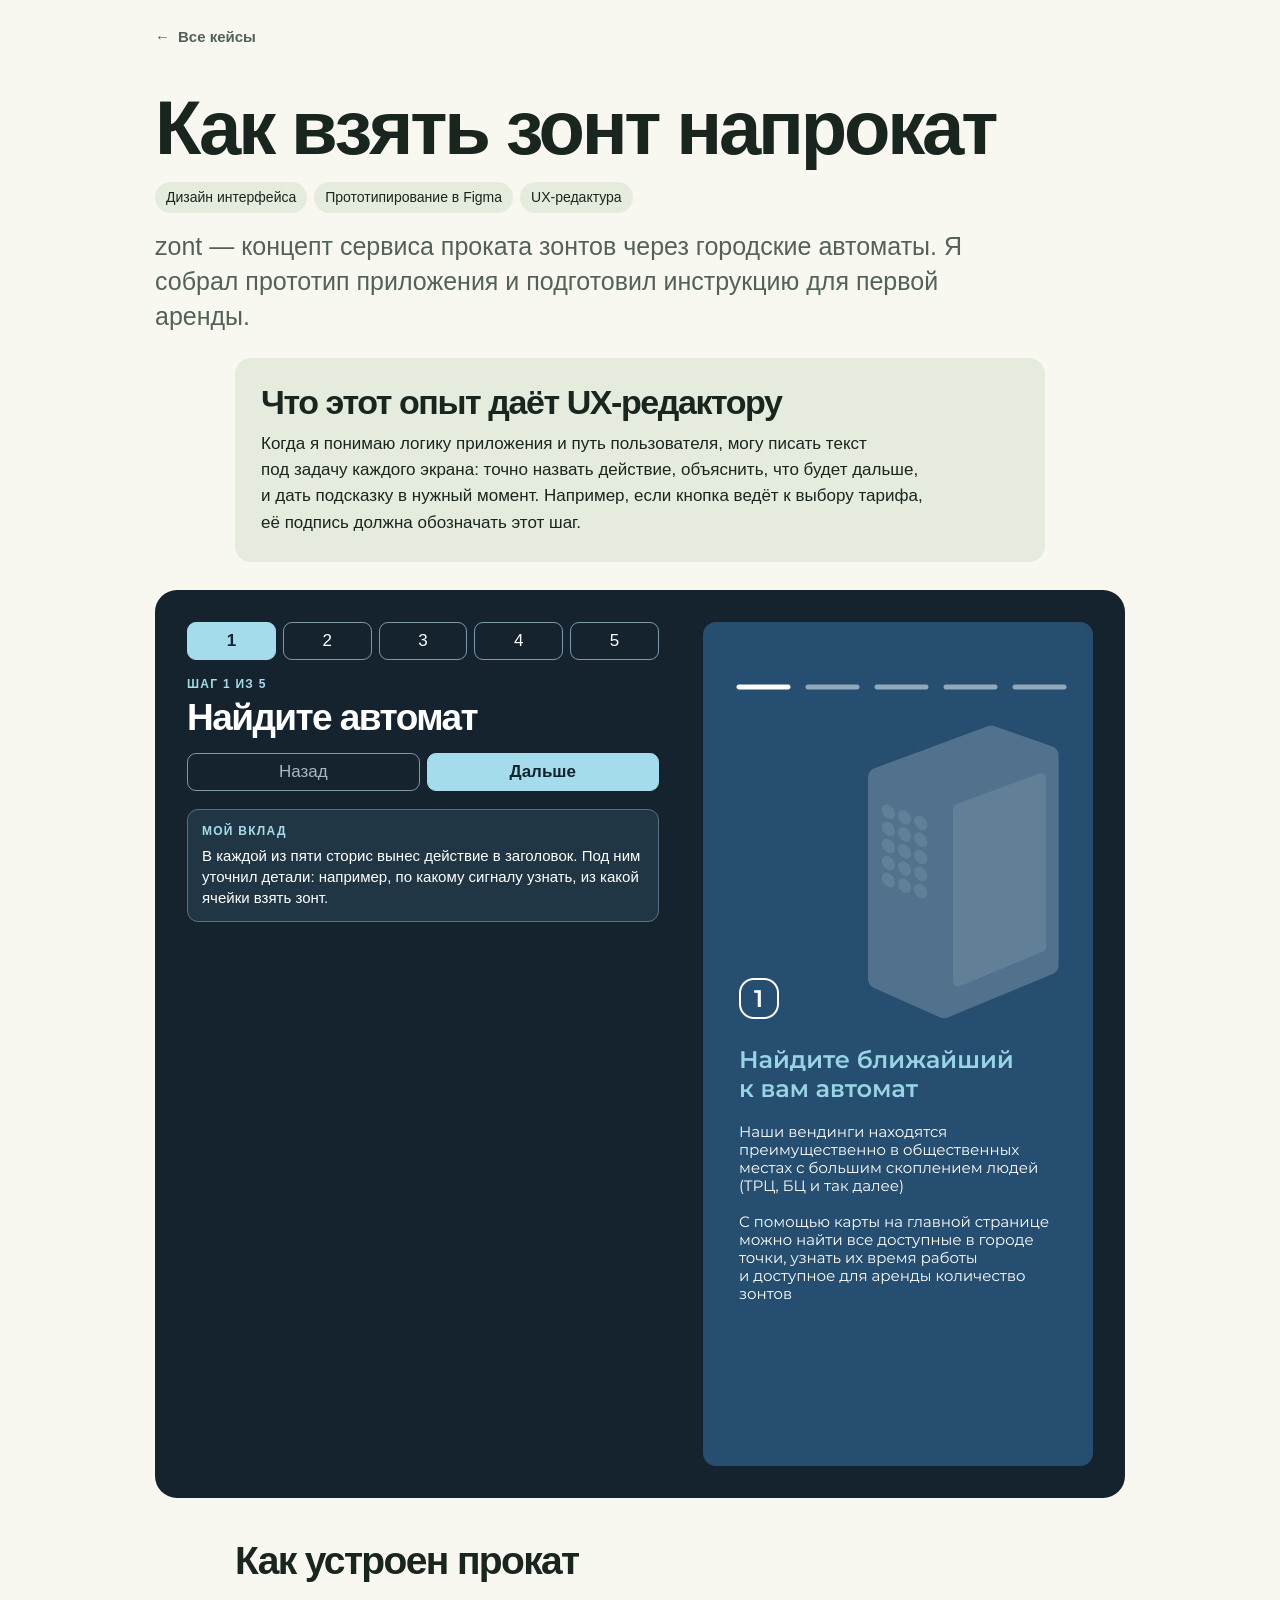
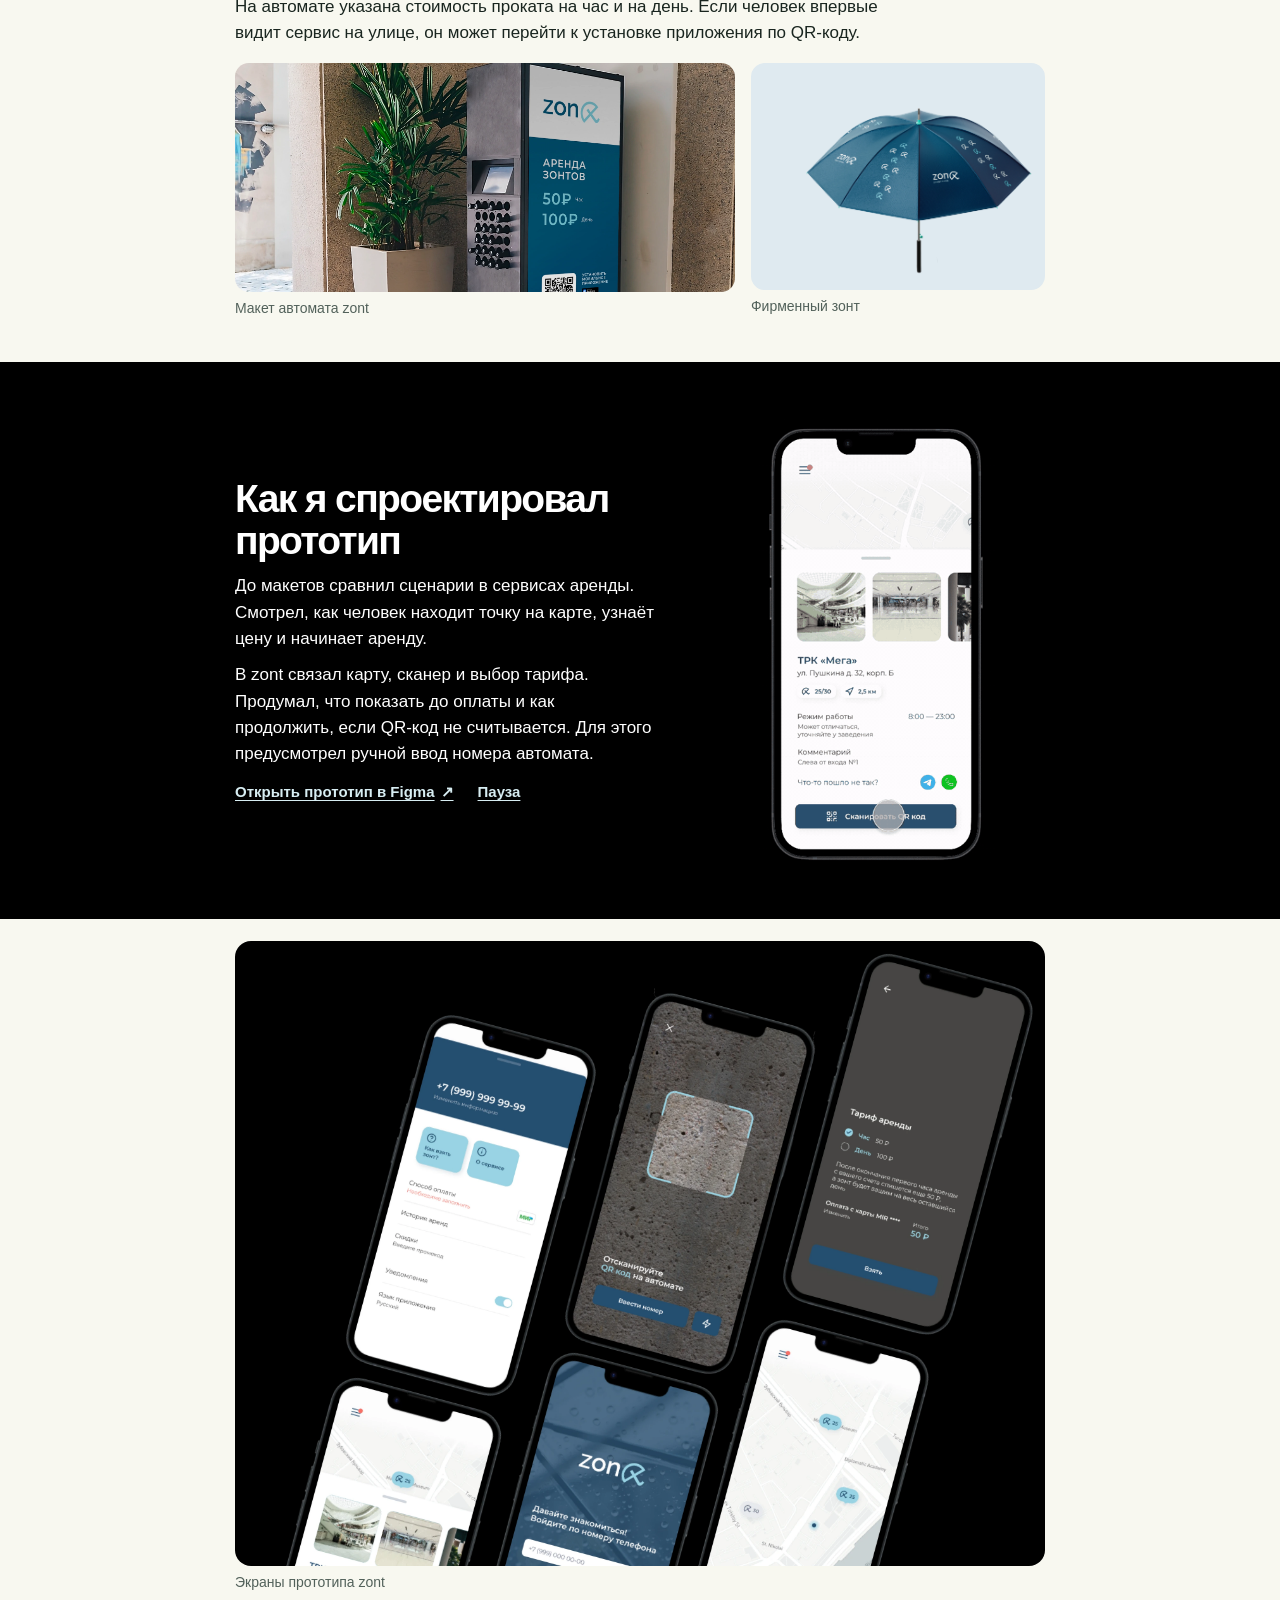
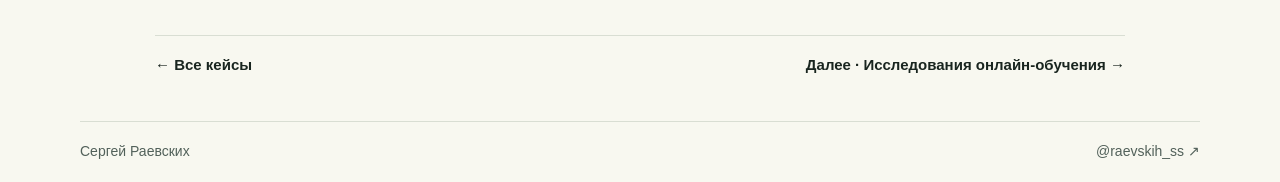
<file: zont.html>
<!doctype html>
<html lang="ru">
<head>
  <meta charset="utf-8">
  <meta name="viewport" content="width=device-width, initial-scale=1">
  <meta name="robots" content="noindex, nofollow">
  <meta name="description" content="Интерактивная инструкция zont в пяти сторис, от поиска автомата до возврата зонта.">
  <title>Как взять зонт напрокат · Сергей Раевских</title>
  <link rel="icon" href="assets/icon.svg" type="image/svg+xml">
  <link rel="stylesheet" href="assets/site.css">
  <script defer src="assets/stories.js"></script>
</head>
<body>
  <a class="skip" href="#main">К&nbsp;содержанию</a>
  <main class="wrap case" id="main">
  <a class="back" href="./#cases"><span aria-hidden="true">←</span> Все кейсы</a>
  <header class="case-title">
    <h1>Как взять зонт напрокат</h1>
    <ul class="case-roles" role="list" aria-label="Мои роли в проекте">
      <li>Дизайн интерфейса</li>
      <li>Прототипирование в&nbsp;Figma</li>
      <li>UX-редактура</li>
    </ul>
    <p class="lede">zont — концепт сервиса проката зонтов через городские автоматы. Я собрал прототип приложения и&nbsp;подготовил инструкцию для&nbsp;первой аренды.</p>
  </header>
  <section class="research-note case-ux" aria-labelledby="zont-editing-title">
    <h2 id="zont-editing-title">Что этот опыт даёт UX-редактору</h2>
    <p>Когда я понимаю логику приложения и&nbsp;путь пользователя, могу писать текст под&nbsp;задачу каждого экрана: точно назвать действие, объяснить, что будет дальше, и&nbsp;дать подсказку в&nbsp;нужный момент. Например, если кнопка ведёт к&nbsp;выбору тарифа, её подпись должна обозначать этот шаг.</p>
  </section>
  <section id="rental-stories" class="story-player" aria-label="Инструкция по аренде" data-story-player>
    <div class="story-controls" hidden>
      <div class="story-progress" role="group" aria-label="Выбрать шаг">
        <button type="button" aria-label="Шаг 1. Найдите автомат" aria-controls="story-1">1</button>
        <button type="button" aria-label="Шаг 2. Отсканируйте QR-код" aria-controls="story-2">2</button>
        <button type="button" aria-label="Шаг 3. Оплатите аренду" aria-controls="story-3">3</button>
        <button type="button" aria-label="Шаг 4. Возьмите зонт" aria-controls="story-4">4</button>
        <button type="button" aria-label="Шаг 5. Верните зонт" aria-controls="story-5">5</button>
      </div>
      <div class="story-status" aria-live="polite" aria-atomic="true">
        <p class="eyebrow" data-story-count></p>
        <h2 data-story-title></h2>
      </div>
      <div class="story-actions">
        <button type="button" data-story-prev>Назад</button>
        <button type="button" data-story-next>Дальше</button>
      </div>
      <aside class="story-note" aria-label="Мой вклад">
        <p class="eyebrow">Мой вклад</p>
        <p>В&nbsp;каждой из&nbsp;пяти сторис вынес действие в&nbsp;заголовок. Под&nbsp;ним уточнил детали: например, по&nbsp;какому сигналу узнать, из&nbsp;какой ячейки взять зонт.</p>
      </aside>
    </div>
    <div class="story-stage">
      <figure id="story-1" data-title="Найдите автомат">
        <a href="assets/zont-story-1.png"><img src="assets/zont-story-1.png" width="780" height="1688" alt="Найдите ближайший автомат на карте. Там указаны часы работы и количество доступных зонтов."></a>
      </figure>
      <figure id="story-2" data-title="Отсканируйте QR-код">
        <a href="assets/zont-story-2.png"><img src="assets/zont-story-2.png" width="780" height="1688" loading="lazy" alt="Отсканируйте QR-код на автомате. У каждого автомата есть код и номер. Сканер можно открыть с главного экрана или кнопкой в сторис прототипа."></a>
      </figure>
      <figure id="story-3" data-title="Оплатите аренду">
        <a href="assets/zont-story-3.png"><img src="assets/zont-story-3.png" width="780" height="1688" loading="lazy" alt="Оплатите аренду. Тарифы указаны при оформлении проката. Добавьте карту при первой аренде, следующие платежи спишутся с неё автоматически."></a>
      </figure>
      <figure id="story-4" data-title="Возьмите зонт">
        <a href="assets/zont-story-4.png"><img src="assets/zont-story-4.png" width="780" height="1688" loading="lazy" alt="Возьмите зонт из ячейки, которая подсветится после оплаты."></a>
      </figure>
      <figure id="story-5" data-title="Верните зонт">
        <a href="assets/zont-story-5.png"><img src="assets/zont-story-5.png" width="780" height="1688" loading="lazy" alt="Верните зонт в любой автомат на карте. На главном экране откройте «Текущая аренда» и следуйте инструкции."></a>
      </figure>
    </div>
  </section>
  <div class="case-body">
    <section id="zont-design" aria-labelledby="zont-design-title">
      <h2 id="zont-design-title">Как устроен прокат</h2>
      <p>На&nbsp;автомате указана стоимость проката на&nbsp;час и&nbsp;на&nbsp;день. Если человек впервые видит сервис на&nbsp;улице, он может перейти к&nbsp;установке приложения по&nbsp;QR-коду.</p>
      <div class="zont-visuals">
        <figure class="zont-visual">
          <a href="assets/zont-station.webp"><img src="assets/zont-station.webp" width="1920" height="883" loading="lazy" alt="Автомат zont с ячейками для зонтов, тарифами и QR-кодом"></a>
          <figcaption>Макет автомата zont</figcaption>
        </figure>
        <figure class="zont-visual">
          <a class="zont-umbrella" href="assets/zont-umbrella.webp"><img src="assets/zont-umbrella.webp" width="2552" height="1972" loading="lazy" alt="Синий зонт с логотипом и паттерном zont"></a>
          <figcaption>Фирменный зонт</figcaption>
        </figure>
      </div>
    </section>
    <section id="prototype" class="case-showcase" aria-labelledby="prototype-title">
      <div class="showcase-copy">
        <h2 id="prototype-title">Как я спроектировал прототип</h2>
        <p>До&nbsp;макетов сравнил сценарии в&nbsp;сервисах аренды. Смотрел, как человек находит точку на&nbsp;карте, узнаёт цену и&nbsp;начинает аренду.</p>
        <p>В&nbsp;zont связал карту, сканер и&nbsp;выбор тарифа. Продумал, что показать до&nbsp;оплаты и&nbsp;как продолжить, если QR-код не&nbsp;считывается. Для&nbsp;этого предусмотрел ручной ввод номера автомата.</p>
        <div class="links">
          <a class="text-link" href="https://www.figma.com/proto/RrNmVGqDpOzSm4zDGrU4OR/zont-%5C-%D0%B1%D0%BF%2B%D0%BF%D1%80%D0%B8%D0%BB%D0%BE%D0%B6%D0%B5%D0%BD%D0%B8%D0%B5?page-id=19%3A294&amp;node-id=525-529&amp;viewport=520%2C392%2C0.07&amp;t=yQ0pw9aLbAQRrVVa-1&amp;scaling=scale-down&amp;content-scaling=fixed&amp;starting-point-node-id=525%3A529&amp;show-proto-sidebar=1">Открыть прототип в&nbsp;Figma <span aria-hidden="true">↗</span></a>
          <button class="text-link prototype-motion-toggle" type="button" data-prototype-toggle aria-controls="prototype-demo" hidden>Пауза</button>
        </div>
      </div>
      <img class="prototype-demo" id="prototype-demo" src="assets/zont-demo.jpg" data-animation="assets/zont-demo.gif" width="342" height="668" loading="lazy" alt="Запись прототипа zont. От карточки автомата пользователь переходит к сканированию, вводу номера, выбору тарифа и выдаче зонта.">
    </section>
      <figure class="original">
        <a href="assets/zont.webp"><img src="assets/zont.webp" width="2560" height="1974" alt="Коллаж с экранами zont: личный кабинет, сканирование QR-кода, выбор тарифа и карта автоматов"></a>
        <figcaption>Экраны прототипа zont</figcaption>
      </figure>
  </div>
  <nav class="case-next" aria-label="Другие кейсы"><a href="./#cases">← Все кейсы</a><a href="online.html">Далее · Исследования онлайн-обучения →</a></nav>
</main>
  <footer class="wrap site-foot"><span>Сергей Раевских</span><a href="https://t.me/raevskih_ss">@raevskih_ss <span aria-hidden="true">↗</span></a></footer>
</body>
</html>
</file>
<file: assets/site.css>
:root {
  color-scheme: light;
  --ink: #19251f;
  --muted: #52615a;
  --paper: #f8f8f0;
  --line: #d9ded3;
  --lime: #d9f477;
  --sage: #e5ecdd;
  --lilac: #ede6f5;
  font-family: "Segoe UI", Arial, sans-serif;
  background: var(--paper);
  color: var(--ink);
  font-size: 17px;
  line-height: 1.55;
}
* { box-sizing: border-box; }
body { margin: 0; }
img { display: block; max-width: 100%; height: auto; }
a { color: inherit; text-underline-offset: .22em; }
a:focus-visible { outline: 3px solid #405517; outline-offset: 4px; }
h1, h2, h3, p, figure, dl, dd { margin: 0; }
h1, h2, h3 { line-height: 1.07; letter-spacing: -.042em; font-weight: 700; }
h2 { font-size: clamp(31px, 4.1vw, 48px); }
h3 { font-size: clamp(25px, 3.3vw, 37px); }
.wrap { width: min(1120px, calc(100% - 88px)); margin-inline: auto; }
.skip { position: absolute; top: 8px; left: 8px; z-index: 2; background: white; padding: 10px 15px; transform: translateY(-160%); }
.skip:focus { transform: none; }
.site-foot { display: flex; align-items: center; justify-content: space-between; gap: 16px; }
.home-header { border-bottom: 1px solid var(--line); }
.home-menu { display: flex; justify-content: center; flex-wrap: wrap; column-gap: clamp(12px, 3vw, 32px); }
.home-menu a { display: inline-flex; align-items: center; gap: 4px; min-height: 48px; color: var(--ink); font-size: clamp(13px, 2vw, 15px); text-decoration: none; white-space: nowrap; }
.home-menu a:hover { text-decoration: underline; text-underline-offset: .25em; }

.site-foot a:hover, .case-next a:hover { text-decoration: underline; }
.hero { display: grid; grid-template-columns: minmax(0, 1fr) minmax(180px, 27%); gap: 7%; align-items: center; padding-block: 53px 74px; }
.eyebrow { font-size: 12px; font-weight: 680; letter-spacing: .105em; text-transform: uppercase; color: var(--muted); line-height: 1.4; }
.slash { opacity: .7; padding-inline: .25em; }

.hero h1 { font-size: clamp(52px, 6.6vw, 89px); }
.hero-role { margin-top: 10px; font-size: clamp(23px, 3.4vw, 35px); letter-spacing: -.035em; font-weight: 600; line-height: 1.18; }
.intro { max-width: 550px; margin-top: 20px; color: var(--muted); font-size: 18px; }
.portrait { background: var(--lime); border-radius: 24px; padding: clamp(20px, 3vw, 40px); transform: rotate(2.5deg); }
.portrait img { width: 100%; border-radius: 50%; transform: rotate(-2.5deg); }
.actions { display: flex; flex-wrap: wrap; align-items: center; gap: 12px 22px; margin-top: 25px; }
.button { display: inline-flex; align-items: center; justify-content: center; gap: 12px; min-height: 47px; padding: 10px 17px; background: var(--ink); border: 1px solid var(--ink); color: white; border-radius: 10px; font-size: 15px; font-weight: 650; text-decoration: none; transition: background .15s, color .15s; }
.button:hover { background: #31473a; }
.text-link { display: inline-flex; align-items: center; gap: 6px; font-size: 15px; font-weight: 650; }
.text-link:hover { color: #4b621b; }
#cases, #about, #education { scroll-margin-top: 24px; }
.section-heading { border-top: 1px solid var(--line); padding-top: 23px; margin-bottom: 19px; display: flex; justify-content: space-between; align-items: baseline; gap: 16px; }
.project { border-radius: 20px; overflow: hidden; text-decoration: none; transition: box-shadow .15s, transform .15s; }
.project:hover { transform: translateY(-3px); box-shadow: 0 6px 18px #18241e1c; }
.featured { display: grid; grid-template-columns: .95fr 1.05fr; min-height: 280px; background: #dfeaf0; }
.project-copy { display: flex; flex-direction: column; align-items: flex-start; justify-content: center; gap: 12px; padding: clamp(22px, 3.8vw, 43px); }
.project-copy > p:not(.eyebrow) { max-width: 39ch; color: #35483e; }
.project-media { position: relative; background: #000; }
.project-media img { position: absolute; width: 100%; height: 100%; object-fit: contain; object-position: center bottom; }
.read { margin-top: 5px; font-size: 15px; font-weight: 680; border-bottom: 1px solid currentColor; }
.read span { margin-left: 3px; }
.project-grid { display: grid; grid-template-columns: 1fr 1fr; gap: 16px; margin-top: 16px; }
.compact { display: flex; }
.compact .project-copy { justify-content: flex-start; }
.compact .read { margin-top: auto; }
.sage { background: var(--sage) !important; }
.lilac { background: var(--lilac) !important; }
.about { display: grid; grid-template-columns: .65fr 1.35fr; gap: 28px; border-top: 1px solid var(--line); padding-top: 28px; margin-top: 76px; }
.about h2, .contact h2 { margin-top: 8px; }
.about-lead { font-size: clamp(19px, 2.4vw, 26px); line-height: 1.35; letter-spacing: -.02em; }
.about-facts { display: grid; grid-template-columns: repeat(auto-fit, minmax(min(100%, 205px), 1fr)); gap: 10px; padding: 0; margin: 14px 0 0; list-style: none; }
.about-facts li { display: flex; align-items: flex-start; gap: 10px; padding: 10px 13px; border: 1px solid var(--line); border-radius: 12px; }
.about-facts svg { flex: none; margin-top: 2px; color: var(--muted); }
.about-facts strong, .about-facts span { display: block; line-height: 1.4; }
.about-facts strong { font-size: 15px; font-weight: 650; }
.about-facts span { margin-top: 2px; color: var(--muted); font-size: 14px; }
.experience { margin-top: 21px; }

.experience div { display: grid; grid-template-columns: minmax(10rem, .75fr) minmax(0, 2fr); gap: 14px; border-top: 1px solid var(--line); padding-block: 12px; }
.experience dt { font-weight: 650; }
.experience dd { color: var(--muted); }
.contact { margin-top: 50px; padding: clamp(22px, 4vw, 42px); display: flex; align-items: center; justify-content: space-between; gap: 16px 30px; flex-wrap: wrap; border-radius: 20px; background: var(--lime); }
.contact h2 { font-size: clamp(28px, 4vw, 42px); }
.contact p:not(.eyebrow) { margin-top: 10px; max-width: 49ch; }
.site-foot { border-top: 1px solid var(--line); padding-block: 19px; margin-top: 45px; font-size: 14px; color: var(--muted); }
.site-foot a { text-decoration: none; }
.case { max-width: 970px; }
.back { display: inline-flex; gap: 8px; margin-top: 25px; color: var(--muted); font-weight: 650; font-size: 15px; text-decoration: none; }
.back:hover { text-decoration: underline; }
.case-title { margin-block: 37px 24px; }
.case h1 { max-width: 920px; font-size: clamp(40px, 6.3vw, 76px); margin-top: 10px; }
.lede { font-size: clamp(19px, 2.4vw, 25px); line-height: 1.4; color: var(--muted); margin-top: 16px; max-width: 60ch; }
.original { margin-top: 22px; }
.original a { display: block; border-radius: 16px; background: #000; }
.original img { width: 100%; border-radius: inherit; }

.zont-umbrella { background: #dfeaf0; }
figcaption { color: var(--muted); font-size: 14px; margin-top: 6px; }
.case-body { max-width: 810px; margin-inline: auto; }
.case-body > section { margin-top: 42px; }
.case-body h2 { font-size: clamp(29px, 4vw, 39px); margin-bottom: 12px; }
.case-body h3 { font-size: 23px; letter-spacing: -.025em; line-height: 1.2; }
.case-body section > p:not(.eyebrow) { margin-top: 10px; max-width: 72ch; }
.case-body section > .eyebrow { margin-bottom: 6px; }
.case-body section > .text-link, .links { margin-top: 12px; }
.links { display: flex; gap: 8px 24px; flex-wrap: wrap; }
.case-next { display: flex; flex-wrap: wrap; gap: 8px 20px; justify-content: space-between; border-top: 1px solid var(--line); padding-top: 17px; margin-top: 42px; font-size: 15px; font-weight: 650; }
.case-next a { text-decoration: none; }
@media (max-width: 740px) {
  .wrap { width: calc(100% - 40px); }
  .hero { padding-block: 45px 51px; gap: 5%; grid-template-columns: minmax(0, 1fr) minmax(115px, 24%); }
  .hero h1 { font-size: clamp(42px, 8vw, 63px); }
  .portrait { padding: 12px; border-radius: 18px; }
  .project-copy { gap: 10px; }
  .about { margin-top: 50px; }
}
@media (max-width: 560px) {

  .hero { display: flex; flex-direction: column-reverse; align-items: flex-start; gap: 16px; padding-block: 26px 38px; }
  .portrait { width: 100px; padding: 8px; }
  .hero h1 { font-size: clamp(36px, 10vw, 56px); }
  .hero-role { margin-top: 8px; }
  .intro { margin-top: 13px; font-size: 17px; }
  .actions { margin-top: 16px; }
  .featured { grid-template-columns: 1fr; }
  .project-media { aspect-ratio: 2560 / 1974; }
  .project-grid, .about { grid-template-columns: 1fr; }
  .about { gap: 14px; }
  .case-title { margin-block: 26px 20px; }
  .case-body > section { margin-top: 30px; }
}
@media (prefers-reduced-motion: reduce) {
  *, *::before, *::after { transition: none !important; }
}
.subhead { margin-top: 22px; }
.references { padding-left: 1.3em; margin-bottom: 0; }
.references li + li { margin-top: 8px; }

.audience { margin-top: 65px; }
.audience-grid { display: grid; grid-template-columns: repeat(3, minmax(0, 1fr)); gap: 16px; }
.audience-grid article { background: #f1e8dc; border-radius: 16px; padding: clamp(18px, 2.8vw, 29px); }
.audience-grid h3 { font-size: clamp(23px, 2.5vw, 28px); text-wrap: balance; }
.audience-grid p { margin-top: 10px; color: var(--muted); }
.conference-photos { display: grid; grid-template-columns: repeat(2, minmax(0, 1fr)); gap: 14px; margin-top: 18px; }
.conference-photos a { display: block; border-radius: 12px; }
.conference-photos img { width: 100%; border-radius: inherit; }
@media (min-width: 701px) and (max-width: 800px) {
  .audience-grid article { padding-inline: 16px; }
}
@media (max-width: 700px) {
  .audience { margin-top: 44px; }
  .audience-grid { grid-template-columns: 1fr; }
}
@media (max-width: 520px) {
  .conference-photos { grid-template-columns: 1fr; }
}

.story-player {
  display: grid;
  grid-template-columns: minmax(0, 1fr) minmax(0, 390px);
  align-items: start;
  gap: clamp(18px, 4vw, 44px);
  padding: clamp(12px, 3vw, 32px);
  border-radius: 22px;
  background: #15232e;
  scroll-margin-top: 16px;
}
.story-controls { position: sticky; top: 16px; min-width: 0; color: #fff; background: #15232e; padding-bottom: 10px; }
.story-progress, .story-actions { display: flex; gap: 7px; }
.story-progress button, .story-actions button { font: inherit; cursor: pointer; border: 1px solid #7c99aa; border-radius: 9px; color: #fff; background: transparent; min-height: 38px; }
.story-progress button { flex: 1; min-width: 0; }
.story-progress button[aria-current="step"], .story-actions button:last-child { background: #a4dceb; color: #15232e; border-color: #a4dceb; font-weight: 700; }
.story-controls button:focus-visible, .story-stage a:focus-visible { outline: 3px solid #a4dceb; outline-offset: 3px; }
.story-status { margin-block: 16px; }
.story-status .eyebrow { color: #a4dceb; }
.story-status h2 { margin-top: 5px; font-size: clamp(21px, 3.3vw, 37px); }
.story-actions button { flex: 1; padding: 4px 12px; }
.story-actions button[aria-disabled="true"] { color: #a8b7bf; cursor: default; }
.story-stage { display: grid; gap: 12px; width: min(100%, 390px); grid-column: 2; }
.story-controls[hidden] + .story-stage { grid-column: 1 / -1; justify-self: center; }
.story-stage a { display: block; border-radius: 13px; }
.story-stage img { width: 100%; border-radius: inherit; }
@media (max-width: 630px) {
  .story-player { grid-template-columns: minmax(0, 1fr); justify-items: center; gap: 8px; }
  .story-controls { top: 0; z-index: 1; padding-block: 8px; width: min(100%, 390px); }
  .story-status { margin-block: 8px; }
  .story-stage { grid-column: 1; }
}

.research-note { padding: clamp(16px, 3vw, 26px); border-radius: 16px; background: var(--sage); }
.case-ux { max-width: 810px; margin: 0 auto 28px; }
.case-ux h2 { font-size: clamp(25px, 3.6vw, 34px); margin-bottom: 10px; }
.case-ux p { max-width: 72ch; }
.kvn-results { display: grid; gap: 14px; margin-top: 16px; }
.result-title { margin-top: 20px; }
.kvn-results { grid-template-columns: repeat(3, minmax(0, 1fr)); }
.kvn-results div { display: flex; flex-direction: column-reverse; justify-content: flex-end; gap: 6px; padding: 15px; border-radius: 13px; background: var(--lilac); }
.kvn-results dt { color: var(--muted); font-size: 14px; }
.kvn-results dd { font-size: clamp(26px, 5vw, 41px); font-weight: 750; letter-spacing: -.04em; line-height: 1; }
@media (max-width: 740px) {
  .experience div { grid-template-columns: 1fr; gap: 4px; }
}
@media (max-width: 560px) {
  .kvn-results { grid-template-columns: repeat(2, minmax(0, 1fr)); }
}

.guide-cards { width: min(100%, 330px); border-radius: 15px; background: #000; }
.carousel-controls:not([hidden]) { display: flex; align-items: center; justify-content: space-between; gap: 10px; margin-bottom: 8px; color: #e4e9e8; font-size: 14px; }
.carousel-controls button { min-width: 44px; min-height: 44px; border: 1px solid var(--line); border-radius: 9px; background: #fff; color: var(--ink); font: inherit; font-size: 18px; cursor: pointer; }
.carousel-controls button:hover { background: var(--sage); }
.carousel-track { display: flex; overflow-x: auto; scroll-snap-type: x mandatory; }
[data-carousel][data-enhanced] .carousel-track { scrollbar-width: none; }
.carousel-track figure { flex: 0 0 100%; min-width: 0; scroll-snap-align: start; }
.carousel-track a:focus-visible { outline: 3px solid #a4dceb; outline-offset: -3px; }
.carousel-track figcaption { color: #e4e9e8; }
.carousel-track a, .poster-collage a { display: block; border-radius: 12px; }
.carousel-track img, .poster-collage img { width: 100%; border-radius: inherit; }
.photo-carousel { margin-top: 24px; }
.photo-carousel .carousel-track { gap: 10px; scrollbar-width: thin; padding-bottom: 4px; }
.photo-carousel .carousel-track:focus-visible { outline: 2px solid var(--ink); outline-offset: 3px; }
.photo-slide { flex: 0 0 calc(100% - 28px); min-width: 0; display: grid; grid-template-columns: repeat(3, minmax(0, 1fr)); gap: clamp(6px, 1.25vw, 12px); scroll-snap-align: start; }
.photo-slide:last-child { scroll-snap-align: end; }
.photo-slide a:focus-visible { outline-color: var(--ink); }
@media (max-width: 480px) {
  .photo-slide { grid-template-columns: repeat(2, minmax(0, 1fr)); }
  .photo-slide a:first-child { grid-column: 1 / -1; }
  .photo-slide a:first-child img { aspect-ratio: 2 / 1; object-fit: cover; }
}
.poster-collage { display: grid; margin-top: 12px; grid-template-columns: repeat(2, minmax(0, 1fr)); gap: clamp(6px, 1.5vw, 14px); padding: clamp(6px, 1.5vw, 14px); border-radius: 16px; background: #121016; }
.poster-collage a { min-width: 0; }
.poster-collage a:focus-visible { outline: 3px solid #a4dceb; outline-offset: -3px; }
@media (max-width: 520px) {
  .poster-collage { grid-template-columns: 1fr; }
}

.case-number { display: inline-grid; place-items: center; width: 38px; height: 38px; border: 1px solid currentColor; border-radius: 50%; font-size: 14px; font-weight: 650; }
.education-timeline { list-style: none; padding: 0; margin: 0; }
.education-timeline li { position: relative; display: grid; grid-template-columns: 48px minmax(0, 1fr); gap: 14px; padding-bottom: 26px; }
.education-timeline li:not(:last-child)::before { content: ""; position: absolute; width: 1px; top: 48px; bottom: 0; left: 24px; background: var(--line); }
.education-timeline li:last-child { padding-bottom: 0; }
.education-logo { width: 48px; height: 48px; object-fit: contain; }
.education-meta { color: var(--muted); font-size: 14px; font-weight: 650; }
.education-timeline h3 { font-size: clamp(19px, 2.5vw, 25px); letter-spacing: -.025em; margin-block: 5px; }
.education-timeline h3 + p, .education-institution + p { margin-top: 7px; color: var(--muted); }
.education-timeline .education-institution { font-size: 14px; }
.story-note { margin-top: 18px; padding: 13px 14px; border: 1px solid #577181; border-radius: 11px; background: #203644; font-size: 15px; line-height: 1.4; }
.story-note .eyebrow { color: #a4dceb; margin-bottom: 5px; }
.zont-visuals { display: grid; grid-template-columns: minmax(0, 1.7fr) minmax(0, 1fr); gap: 16px; align-items: start; margin-top: 16px; }
.zont-visual a { display: block; border-radius: 14px; }
.zont-visual img { width: 100%; border-radius: inherit; }
@media (max-width: 630px) {
  .story-note { margin-top: 8px; padding: 7px 9px; font-size: 13px; }
  .story-note .eyebrow { margin-bottom: 3px; }
}
@media (max-width: 560px) {
  .zont-visuals { grid-template-columns: 1fr; }
}

.skills-ribbon { margin-block: -18px 36px; }
.skills-ribbon:focus-visible { outline: 2px solid var(--ink); outline-offset: 4px; }
.skill-bands { display: grid; gap: 8px; }
.skill-band { overflow: hidden; mask-image: linear-gradient(90deg, transparent, #000 4%, #000 96%, transparent); }
.skill-track { display: flex; width: max-content; animation: skill-drift 36s linear infinite; }
.skill-band + .skill-band .skill-track { animation-duration: 48s; animation-direction: reverse; }
.skill-pills { display: flex; flex: none; gap: 8px; margin: 0; padding: 0 8px 0 0; list-style: none; }
.skill-pills li { padding: 6px 14px; border-radius: 999px; background: var(--sage); color: var(--ink); font-size: 15px; white-space: nowrap; }
.skill-band + .skill-band .skill-pills li { background: var(--lilac); }
.skill-pills li { user-select: none; -webkit-touch-callout: none; touch-action: pan-y pinch-zoom; }
.skills-ribbon[data-held] .skill-track,
.skills-ribbon:has(.skill-pills li:active) .skill-track,
.skills-ribbon:focus-visible .skill-track { animation-play-state: paused; }
@keyframes skill-drift { to { transform: translateX(-50%); } }
@media (prefers-reduced-motion: reduce) {
  .skill-pills[aria-hidden="true"] { display: none; }
  .skill-band { mask-image: none; }
  .skill-track { width: auto; animation: none; }
  .skill-pills { flex-wrap: wrap; }
}

.case-roles { display: flex; flex-wrap: wrap; gap: 7px; margin: 13px 0 0; padding: 0; list-style: none; }
.case-roles li { padding: 5px 11px; border-radius: 999px; background: var(--sage); color: var(--ink); font-size: 14px; }
.education-extra { grid-column: -2 / -1; margin-top: 12px; }
.education-extra h3 { margin-bottom: 12px; font-size: clamp(21px, 2.5vw, 26px); }
.education-courses { display: grid; gap: 10px; padding: 0; margin: 0; list-style: none; }
.education-course { padding: 14px 16px; border: 1px solid var(--line); border-radius: 11px; }
.course-provider { display: flex; align-items: center; gap: 8px; min-height: 24px; margin-bottom: 8px; }
.education-wordmark { width: min(100%, 165px); }
.tsu-wordmark { width: min(100%, 248px); }
.education-course h4 { margin: 0; font-size: clamp(18px, 2.4vw, 23px); line-height: 1.2; }
.course-level { margin-top: 5px; }
.course-level + p { margin-top: 5px; color: var(--muted); }
.case-showcase {
  display: grid;
  grid-template-columns: minmax(0, 1.25fr) minmax(0, 1fr);
  align-items: center;
  gap: clamp(18px, 5vw, 50px);
  padding-block: clamp(24px, 5vw, 46px);
  background: #000;
  color: #fff;
  box-shadow: 0 0 0 100vmax #000;
  clip-path: inset(0 -100vmax);
}
.case-showcase p + p { margin-top: 10px; }
.case-showcase .text-link { color: #d7edf2; }
.case-showcase .text-link:hover { color: #fff; }
.case-showcase :focus-visible { outline-color: #a4dceb; }
.case-showcase .guide-cards { margin: 0 auto; padding: 0; }
.case-showcase .prototype-demo { width: min(100%, 238px); margin-inline: auto; }
.prototype-motion-toggle { border: 0; padding: 0; background: transparent; font-family: inherit; cursor: pointer; text-decoration: underline; text-underline-offset: .22em; }
.prototype-motion-toggle[hidden] { display: none; }
@media (max-width: 620px) {
  .case-showcase { grid-template-columns: 1fr; }
}
</file>
